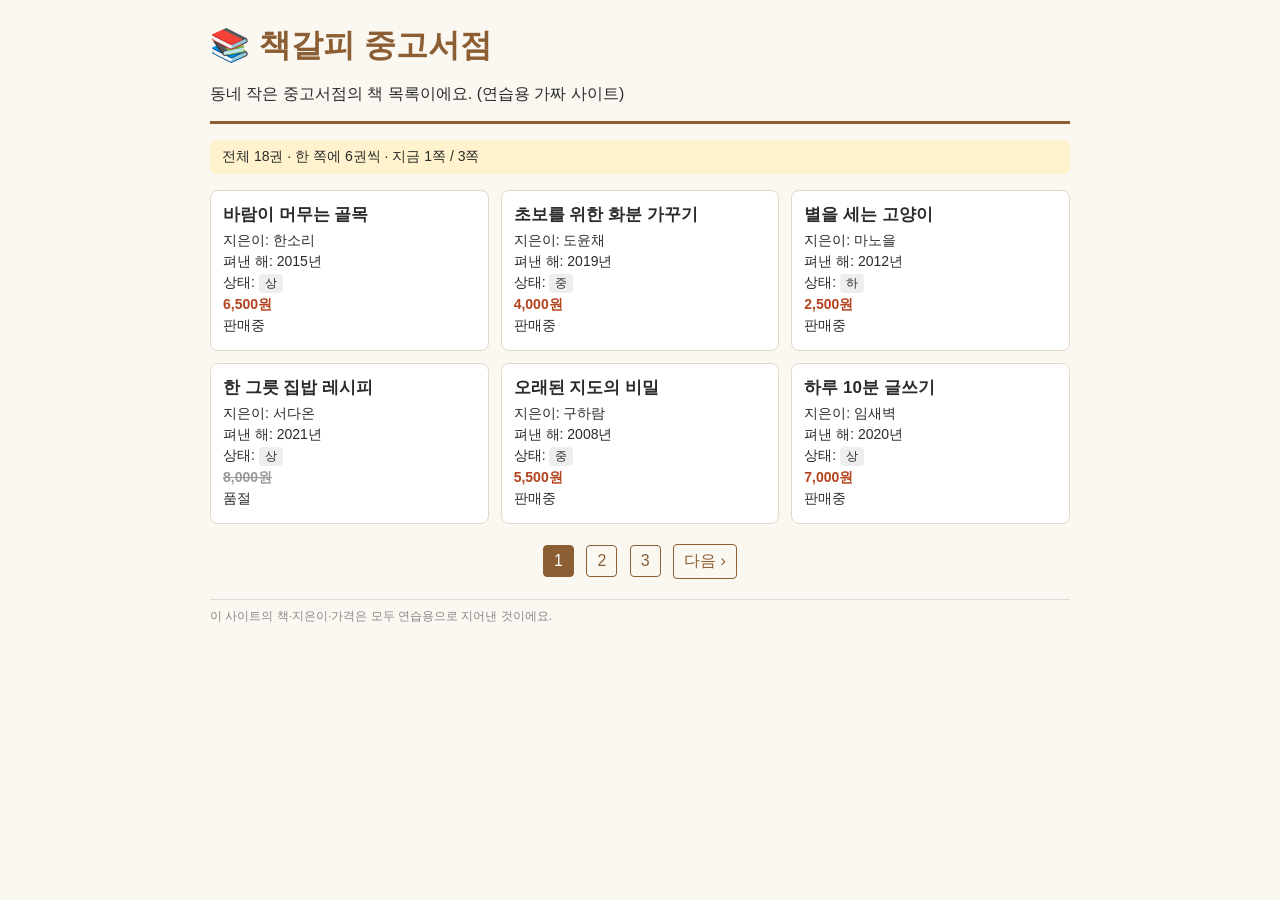
<file: 05_웹_브라우저조종_Playwright/연습사이트/index.html>
<!doctype html>
<html lang="ko">
<head>
<meta charset="utf-8">
<meta name="viewport" content="width=device-width, initial-scale=1">
<title>책갈피 중고서점 - 1쪽</title>
<link rel="stylesheet" href="style.css">
</head>
<body>
<header>
  <h1>📚 책갈피 중고서점</h1>
  <p>동네 작은 중고서점의 책 목록이에요. (연습용 가짜 사이트)</p>
</header>
<p class="notice">전체 18권 · 한 쪽에 6권씩 · 지금 1쪽 / 3쪽</p>
<main class="list">
  <article class="book" data-id="B001">
    <h2 class="title">바람이 머무는 골목</h2>
    <p class="author">지은이: 한소리</p>
    <p class="year">펴낸 해: 2015년</p>
    <p class="condition">상태: <span class="badge">상</span></p>
    <p class="price">6,500원</p>
    <p class="stock">판매중</p>
  </article>
  <article class="book" data-id="B002">
    <h2 class="title">초보를 위한 화분 가꾸기</h2>
    <p class="author">지은이: 도윤채</p>
    <p class="year">펴낸 해: 2019년</p>
    <p class="condition">상태: <span class="badge">중</span></p>
    <p class="price">4,000원</p>
    <p class="stock">판매중</p>
  </article>
  <article class="book" data-id="B003">
    <h2 class="title">별을 세는 고양이</h2>
    <p class="author">지은이: 마노을</p>
    <p class="year">펴낸 해: 2012년</p>
    <p class="condition">상태: <span class="badge">하</span></p>
    <p class="price">2,500원</p>
    <p class="stock">판매중</p>
  </article>
  <article class="book" data-id="B004">
    <h2 class="title">한 그릇 집밥 레시피</h2>
    <p class="author">지은이: 서다온</p>
    <p class="year">펴낸 해: 2021년</p>
    <p class="condition">상태: <span class="badge">상</span></p>
    <p class="price soldout">8,000원</p>
    <p class="stock">품절</p>
  </article>
  <article class="book" data-id="B005">
    <h2 class="title">오래된 지도의 비밀</h2>
    <p class="author">지은이: 구하람</p>
    <p class="year">펴낸 해: 2008년</p>
    <p class="condition">상태: <span class="badge">중</span></p>
    <p class="price">5,500원</p>
    <p class="stock">판매중</p>
  </article>
  <article class="book" data-id="B006">
    <h2 class="title">하루 10분 글쓰기</h2>
    <p class="author">지은이: 임새벽</p>
    <p class="year">펴낸 해: 2020년</p>
    <p class="condition">상태: <span class="badge">상</span></p>
    <p class="price">7,000원</p>
    <p class="stock">판매중</p>
  </article>
</main>
<nav class="pager"><span class="now">1</span> <a href="page2.html">2</a> <a href="page3.html">3</a> <a href="page2.html">다음 ›</a></nav>
<footer>이 사이트의 책·지은이·가격은 모두 연습용으로 지어낸 것이에요.</footer>
</body>
</html>
</file>
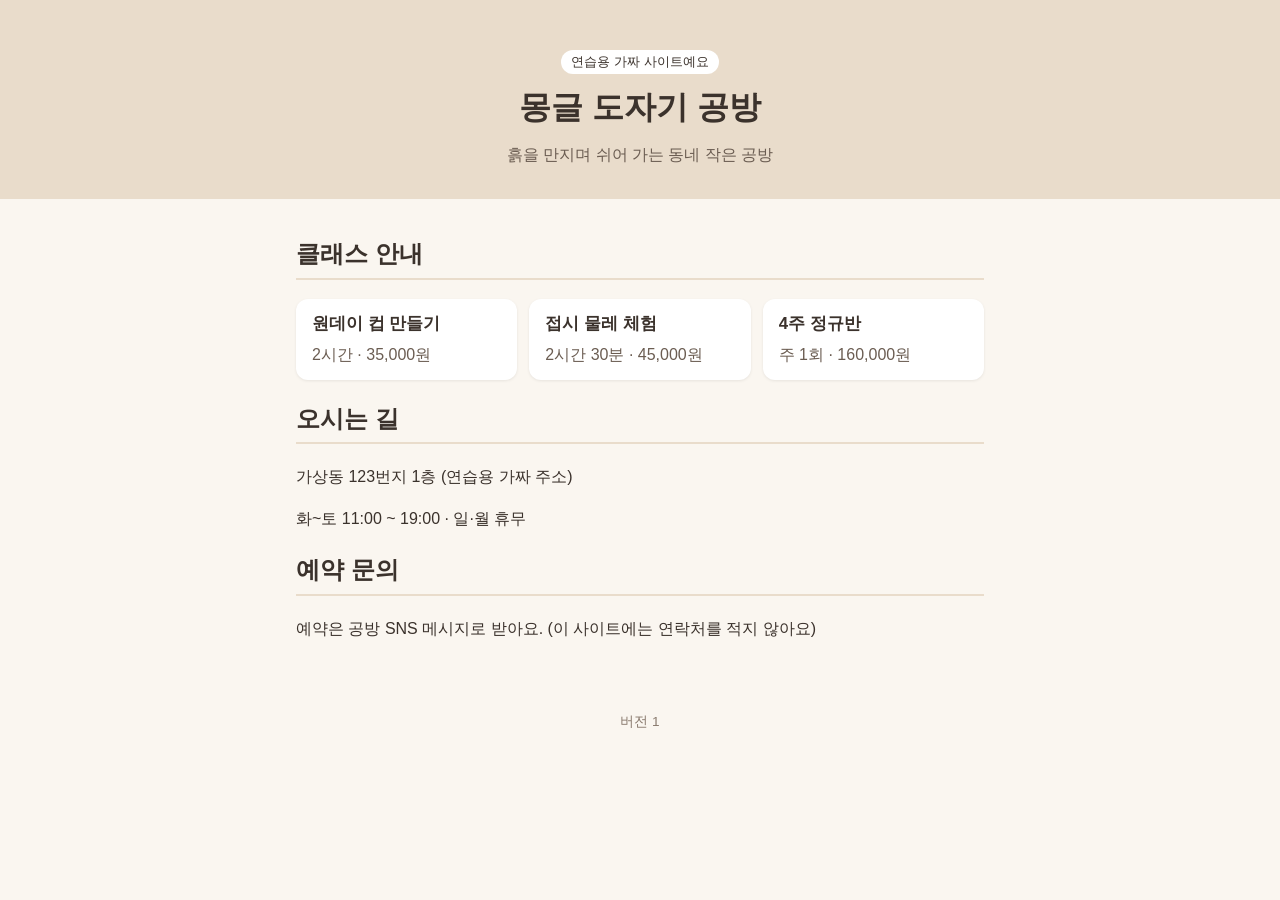
<file: 25_서비스_버셀배포/사이트/index.html>
<!DOCTYPE html>
<html lang="ko">
<head>
  <meta charset="UTF-8">
  <meta name="viewport" content="width=device-width, initial-scale=1">
  <title>몽글 도자기 공방 (연습용 가짜 가게)</title>
  <link rel="stylesheet" href="style.css">
</head>
<body>
  <header>
    <p class="badge">연습용 가짜 사이트예요</p>
    <h1>몽글 도자기 공방</h1>
    <p class="sub">흙을 만지며 쉬어 가는 동네 작은 공방</p>
  </header>

  <main>
    <section>
      <h2>클래스 안내</h2>
      <ul class="cards">
        <li><h3>원데이 컵 만들기</h3><p>2시간 · 35,000원</p></li>
        <li><h3>접시 물레 체험</h3><p>2시간 30분 · 45,000원</p></li>
        <li><h3>4주 정규반</h3><p>주 1회 · 160,000원</p></li>
      </ul>
    </section>

    <section>
      <h2>오시는 길</h2>
      <p>가상동 123번지 1층 (연습용 가짜 주소)</p>
      <p>화~토 11:00 ~ 19:00 · 일·월 휴무</p>
    </section>

    <section>
      <h2>예약 문의</h2>
      <p>예약은 공방 SNS 메시지로 받아요. (이 사이트에는 연락처를 적지 않아요)</p>
    </section>
  </main>

  <footer>
    <p id="version">버전 1</p>
  </footer>
</body>
</html>
</file>
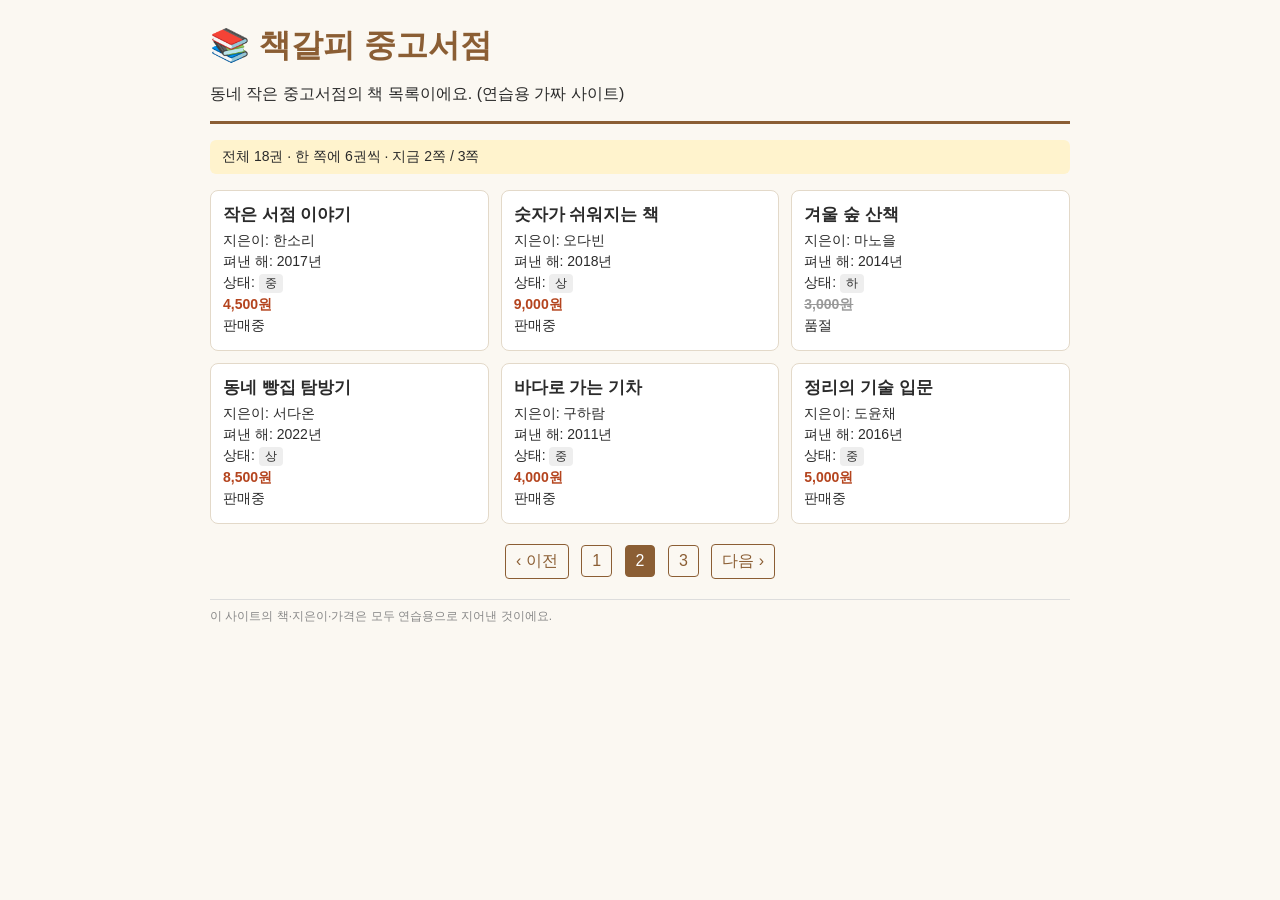
<file: 05_웹_브라우저조종_Playwright/연습사이트/page2.html>
<!doctype html>
<html lang="ko">
<head>
<meta charset="utf-8">
<meta name="viewport" content="width=device-width, initial-scale=1">
<title>책갈피 중고서점 - 2쪽</title>
<link rel="stylesheet" href="style.css">
</head>
<body>
<header>
  <h1>📚 책갈피 중고서점</h1>
  <p>동네 작은 중고서점의 책 목록이에요. (연습용 가짜 사이트)</p>
</header>
<p class="notice">전체 18권 · 한 쪽에 6권씩 · 지금 2쪽 / 3쪽</p>
<main class="list">
  <article class="book" data-id="B007">
    <h2 class="title">작은 서점 이야기</h2>
    <p class="author">지은이: 한소리</p>
    <p class="year">펴낸 해: 2017년</p>
    <p class="condition">상태: <span class="badge">중</span></p>
    <p class="price">4,500원</p>
    <p class="stock">판매중</p>
  </article>
  <article class="book" data-id="B008">
    <h2 class="title">숫자가 쉬워지는 책</h2>
    <p class="author">지은이: 오다빈</p>
    <p class="year">펴낸 해: 2018년</p>
    <p class="condition">상태: <span class="badge">상</span></p>
    <p class="price">9,000원</p>
    <p class="stock">판매중</p>
  </article>
  <article class="book" data-id="B009">
    <h2 class="title">겨울 숲 산책</h2>
    <p class="author">지은이: 마노을</p>
    <p class="year">펴낸 해: 2014년</p>
    <p class="condition">상태: <span class="badge">하</span></p>
    <p class="price soldout">3,000원</p>
    <p class="stock">품절</p>
  </article>
  <article class="book" data-id="B010">
    <h2 class="title">동네 빵집 탐방기</h2>
    <p class="author">지은이: 서다온</p>
    <p class="year">펴낸 해: 2022년</p>
    <p class="condition">상태: <span class="badge">상</span></p>
    <p class="price">8,500원</p>
    <p class="stock">판매중</p>
  </article>
  <article class="book" data-id="B011">
    <h2 class="title">바다로 가는 기차</h2>
    <p class="author">지은이: 구하람</p>
    <p class="year">펴낸 해: 2011년</p>
    <p class="condition">상태: <span class="badge">중</span></p>
    <p class="price">4,000원</p>
    <p class="stock">판매중</p>
  </article>
  <article class="book" data-id="B012">
    <h2 class="title">정리의 기술 입문</h2>
    <p class="author">지은이: 도윤채</p>
    <p class="year">펴낸 해: 2016년</p>
    <p class="condition">상태: <span class="badge">중</span></p>
    <p class="price">5,000원</p>
    <p class="stock">판매중</p>
  </article>
</main>
<nav class="pager"><a href="index.html">‹ 이전</a> <a href="index.html">1</a> <span class="now">2</span> <a href="page3.html">3</a> <a href="page3.html">다음 ›</a></nav>
<footer>이 사이트의 책·지은이·가격은 모두 연습용으로 지어낸 것이에요.</footer>
</body>
</html>
</file>
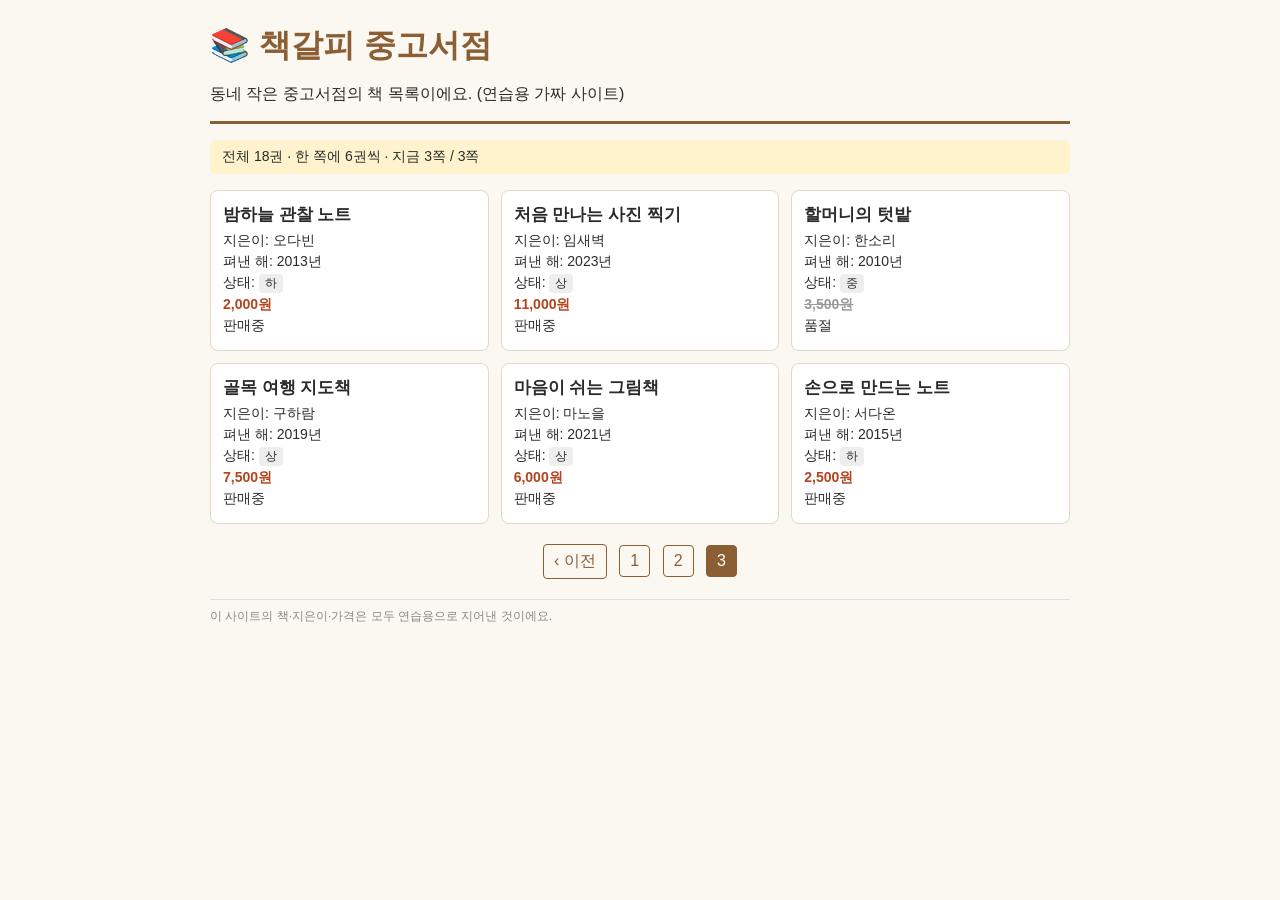
<file: 05_웹_브라우저조종_Playwright/연습사이트/page3.html>
<!doctype html>
<html lang="ko">
<head>
<meta charset="utf-8">
<meta name="viewport" content="width=device-width, initial-scale=1">
<title>책갈피 중고서점 - 3쪽</title>
<link rel="stylesheet" href="style.css">
</head>
<body>
<header>
  <h1>📚 책갈피 중고서점</h1>
  <p>동네 작은 중고서점의 책 목록이에요. (연습용 가짜 사이트)</p>
</header>
<p class="notice">전체 18권 · 한 쪽에 6권씩 · 지금 3쪽 / 3쪽</p>
<main class="list">
  <article class="book" data-id="B013">
    <h2 class="title">밤하늘 관찰 노트</h2>
    <p class="author">지은이: 오다빈</p>
    <p class="year">펴낸 해: 2013년</p>
    <p class="condition">상태: <span class="badge">하</span></p>
    <p class="price">2,000원</p>
    <p class="stock">판매중</p>
  </article>
  <article class="book" data-id="B014">
    <h2 class="title">처음 만나는 사진 찍기</h2>
    <p class="author">지은이: 임새벽</p>
    <p class="year">펴낸 해: 2023년</p>
    <p class="condition">상태: <span class="badge">상</span></p>
    <p class="price">11,000원</p>
    <p class="stock">판매중</p>
  </article>
  <article class="book" data-id="B015">
    <h2 class="title">할머니의 텃밭</h2>
    <p class="author">지은이: 한소리</p>
    <p class="year">펴낸 해: 2010년</p>
    <p class="condition">상태: <span class="badge">중</span></p>
    <p class="price soldout">3,500원</p>
    <p class="stock">품절</p>
  </article>
  <article class="book" data-id="B016">
    <h2 class="title">골목 여행 지도책</h2>
    <p class="author">지은이: 구하람</p>
    <p class="year">펴낸 해: 2019년</p>
    <p class="condition">상태: <span class="badge">상</span></p>
    <p class="price">7,500원</p>
    <p class="stock">판매중</p>
  </article>
  <article class="book" data-id="B017">
    <h2 class="title">마음이 쉬는 그림책</h2>
    <p class="author">지은이: 마노을</p>
    <p class="year">펴낸 해: 2021년</p>
    <p class="condition">상태: <span class="badge">상</span></p>
    <p class="price">6,000원</p>
    <p class="stock">판매중</p>
  </article>
  <article class="book" data-id="B018">
    <h2 class="title">손으로 만드는 노트</h2>
    <p class="author">지은이: 서다온</p>
    <p class="year">펴낸 해: 2015년</p>
    <p class="condition">상태: <span class="badge">하</span></p>
    <p class="price">2,500원</p>
    <p class="stock">판매중</p>
  </article>
</main>
<nav class="pager"><a href="page2.html">‹ 이전</a> <a href="index.html">1</a> <a href="page2.html">2</a> <span class="now">3</span></nav>
<footer>이 사이트의 책·지은이·가격은 모두 연습용으로 지어낸 것이에요.</footer>
</body>
</html>
</file>
<file: 05_웹_브라우저조종_Playwright/연습사이트/style.css>
body{font-family:-apple-system,'Apple SD Gothic Neo',sans-serif;max-width:860px;margin:0 auto;padding:16px;background:#fbf8f2;color:#2b2b2b}
header{border-bottom:3px solid #8b5e34;margin-bottom:16px}
h1{color:#8b5e34;margin:8px 0}
.notice{background:#fff3cd;padding:8px 12px;border-radius:6px;font-size:14px}
.list{display:grid;grid-template-columns:repeat(auto-fill,minmax(240px,1fr));gap:12px;margin:16px 0}
.book{background:#fff;border:1px solid #e3d9c9;border-radius:8px;padding:12px}
.book h2{font-size:17px;margin:0 0 6px}
.book p{margin:3px 0;font-size:14px}
.price{font-weight:bold;color:#b4441e}
.soldout{color:#999;text-decoration:line-through}
.badge{display:inline-block;font-size:12px;padding:1px 6px;border-radius:4px;background:#eee}
.pager{text-align:center;margin:20px 0}
.pager a,.pager span{display:inline-block;margin:0 4px;padding:6px 10px;border:1px solid #8b5e34;border-radius:4px;text-decoration:none;color:#8b5e34}
.pager span.now{background:#8b5e34;color:#fff}
footer{font-size:12px;color:#888;border-top:1px solid #ddd;padding-top:8px}
</file>
<file: 25_서비스_버셀배포/사이트/style.css>
* { box-sizing: border-box; }
body {
  margin: 0;
  font-family: -apple-system, "Apple SD Gothic Neo", "Noto Sans KR", sans-serif;
  background: #faf6f0;
  color: #3b322c;
  line-height: 1.6;
}
header {
  padding: 48px 16px 32px;
  text-align: center;
  background: #e9dccb;
}
h1 { margin: 8px 0; font-size: 2rem; }
.sub { margin: 0; color: #6b5d52; }
.badge {
  display: inline-block;
  margin: 0;
  padding: 2px 10px;
  border-radius: 999px;
  background: #fff;
  font-size: 0.8rem;
}
main { max-width: 720px; margin: 0 auto; padding: 16px; }
h2 { border-bottom: 2px solid #e9dccb; padding-bottom: 4px; }
.cards {
  list-style: none;
  padding: 0;
  display: grid;
  grid-template-columns: repeat(auto-fit, minmax(180px, 1fr));
  gap: 12px;
}
.cards li {
  background: #fff;
  border-radius: 12px;
  padding: 12px 16px;
  box-shadow: 0 1px 3px rgba(0, 0, 0, 0.08);
}
.cards h3 { margin: 0 0 4px; font-size: 1.05rem; }
.cards p { margin: 0; color: #6b5d52; }
footer { text-align: center; padding: 24px; color: #8a7b6f; font-size: 0.85rem; }
</file>
